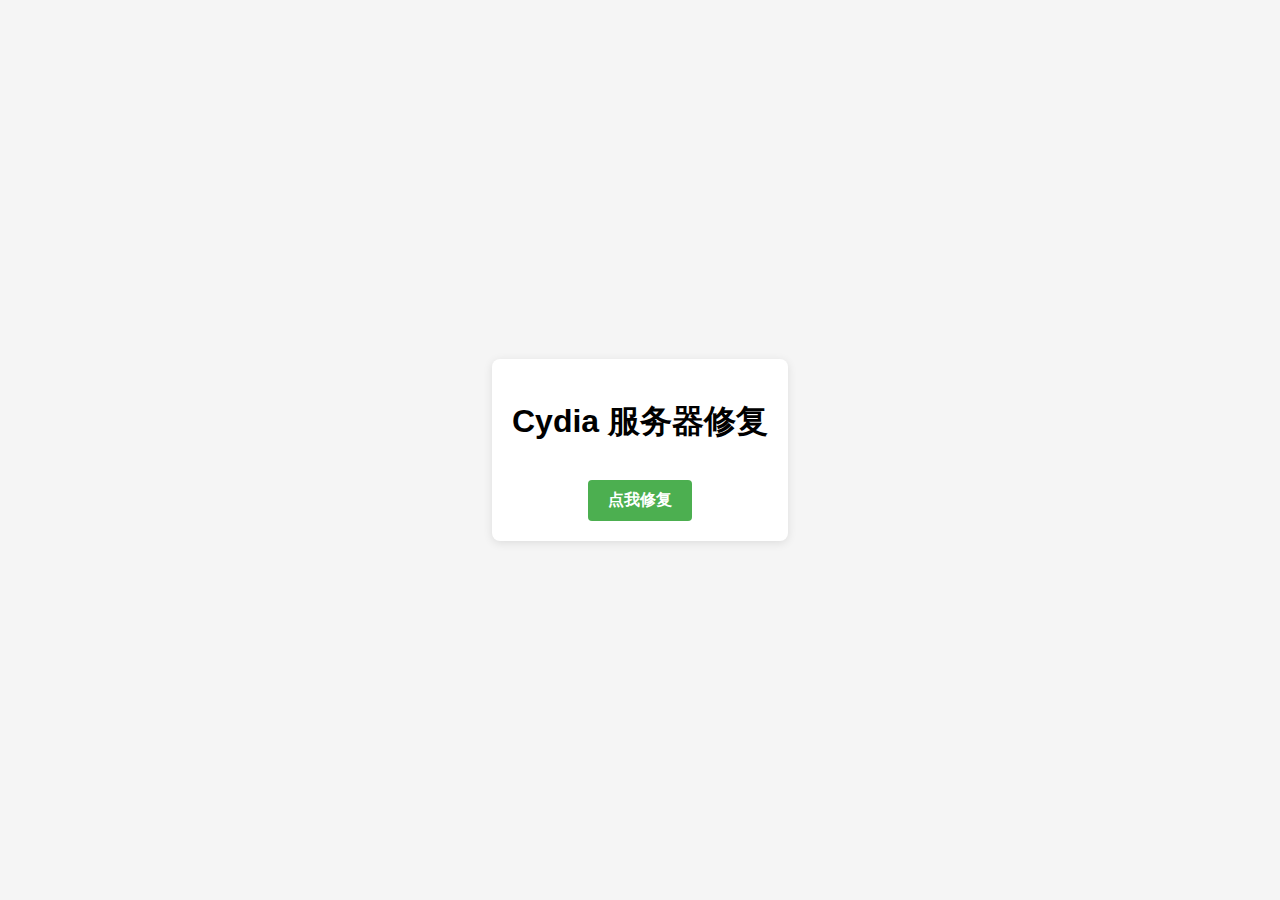
<file: cydia/index.html>
<!DOCTYPE html>
<html lang="en">
<head>
    <meta charset="UTF-8">
    <meta name="viewport" content="width=device-width, initial-scale=1.0">
    <title>Cydia 网络修复</title>
    <style>
        body {
            font-family: Arial, sans-serif;
            display: flex;
            justify-content: center;
            align-items: center;
            height: 100vh;
            margin: 0;
            background-color: #f5f5f5;
        }
        .download-container {
            text-align: center;
            padding: 20px;
            background: white;
            border-radius: 8px;
            box-shadow: 0 2px 10px rgba(0, 0, 0, 0.1);
        }
        .download-btn {
            display: inline-block;
            padding: 10px 20px;
            background-color: #4CAF50;
            color: white;
            text-decoration: none;
            border-radius: 4px;
            font-weight: bold;
            margin-top: 15px;
        }
        .download-btn:hover {
            background-color: #45a049;
        }
    </style>
</head>
<body>
    <div class="download-container">
        <h1>Cydia 服务器修复</h1>
        <a href="digicertG2.crt" download="digicertG2.crt" class="download-btn">点我修复</a>
    </div>
<!-- <script defer src="https://static.cloudflareinsights.com/beacon.min.js/vcd15cbe7772f49c399c6a5babf22c1241717689176015" integrity="sha512-ZpsOmlRQV6y907TI0dKBHq9Md29nnaEIPlkf84rnaERnq6zvWvPUqr2ft8M1aS28oN72PdrCzSjY4U6VaAw1EQ==" data-cf-beacon='{"version":"2024.11.0","token":"b79aa9d9b98c42d4985c25d9a42c1468","r":1,"server_timing":{"name":{"cfCacheStatus":true,"cfEdge":true,"cfExtPri":true,"cfL4":true,"cfOrigin":true,"cfSpeedBrain":true},"location_startswith":null}}' crossorigin="anonymous"></script> -->
</body>
</html>
</file>
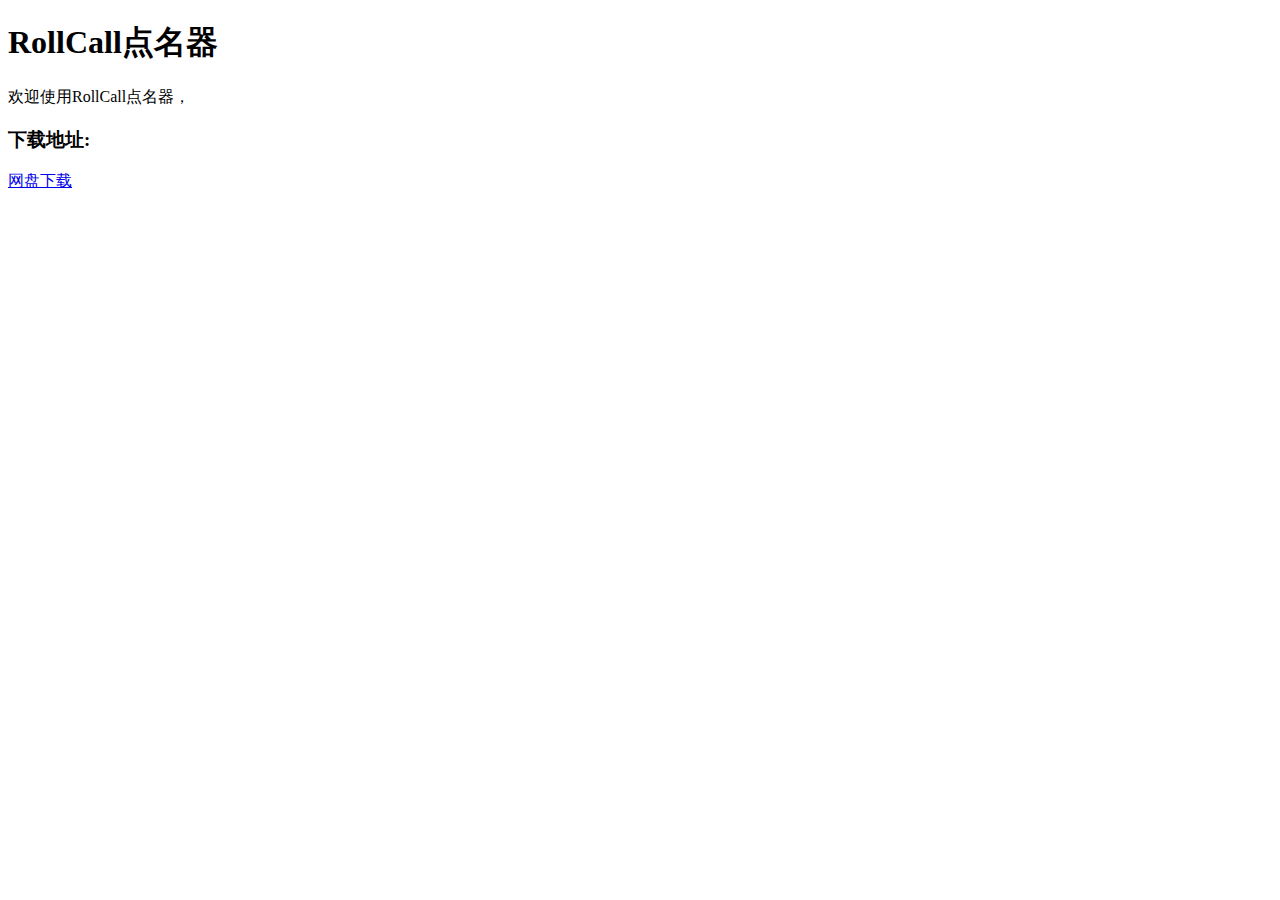
<file: rollcall/index.html>
<!DOCTYPE html>
<title>RollCall点名器</title>
<body>
    <h1>RollCall点名器</h1>
    <p>
        欢迎使用RollCall点名器，<br>
    </p>
    <h3>下载地址:</h3>
    <a href="https://www.123pan.com/s/K9i0Vv-JiSgH.html">网盘下载</a>
</body>
</file>
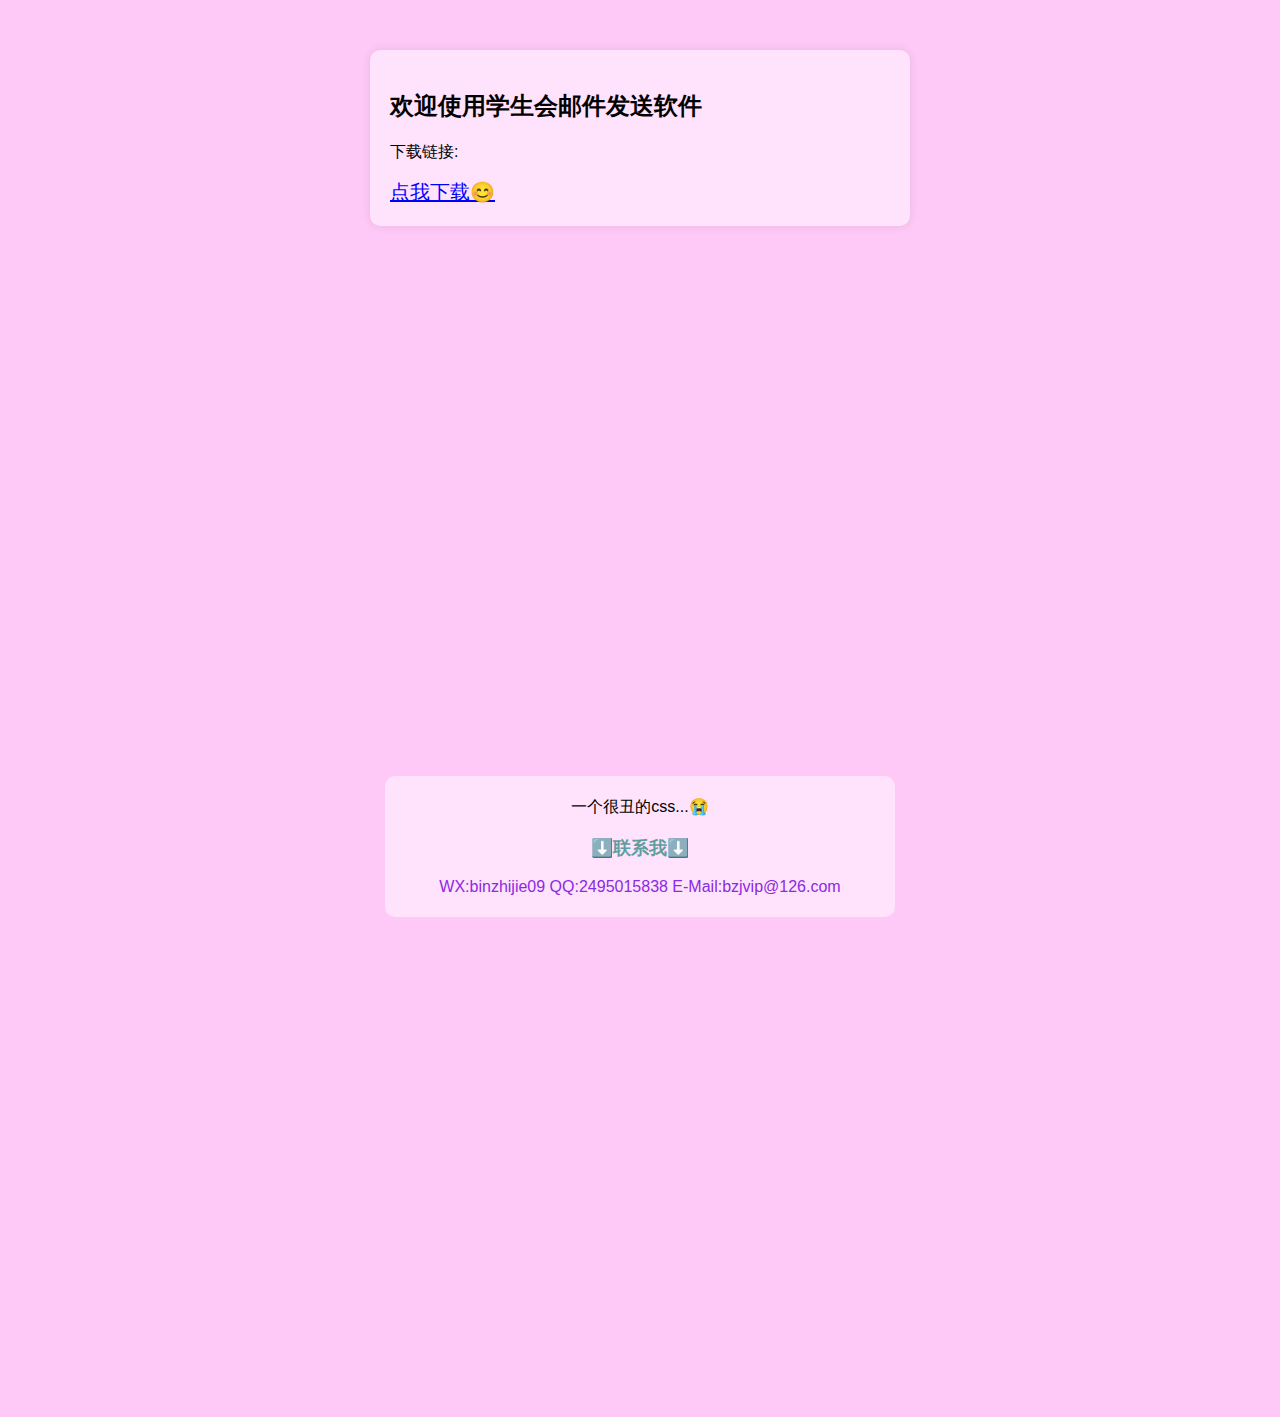
<file: student_email/index.html>
<!DOCTYPE html>
<html lang="zh_cn">

<head>
  <meta charset="UTF-8">
  <title>学生会邮件发送软件  下载</title>
  <link rel="stylesheet" href="styles.css">
</head>

<body>
  <div class="download">
    <h2 class="title">欢迎使用学生会邮件发送软件</h1>
    <p>下载链接:</p>
    <a href="https://www.baidu.com" target="_blank" title="点击下载">点我下载😊</a>
  </div>

  <div class="about">
    <p>一个很丑的css...😭</q>
    <p class="callme">⬇️联系我⬇️</p>
    <p class="callme1">WX:binzhijie09  QQ:2495015838  E-Mail:bzjvip@126.com</p>

  </div>
</body>

</html>
</file>
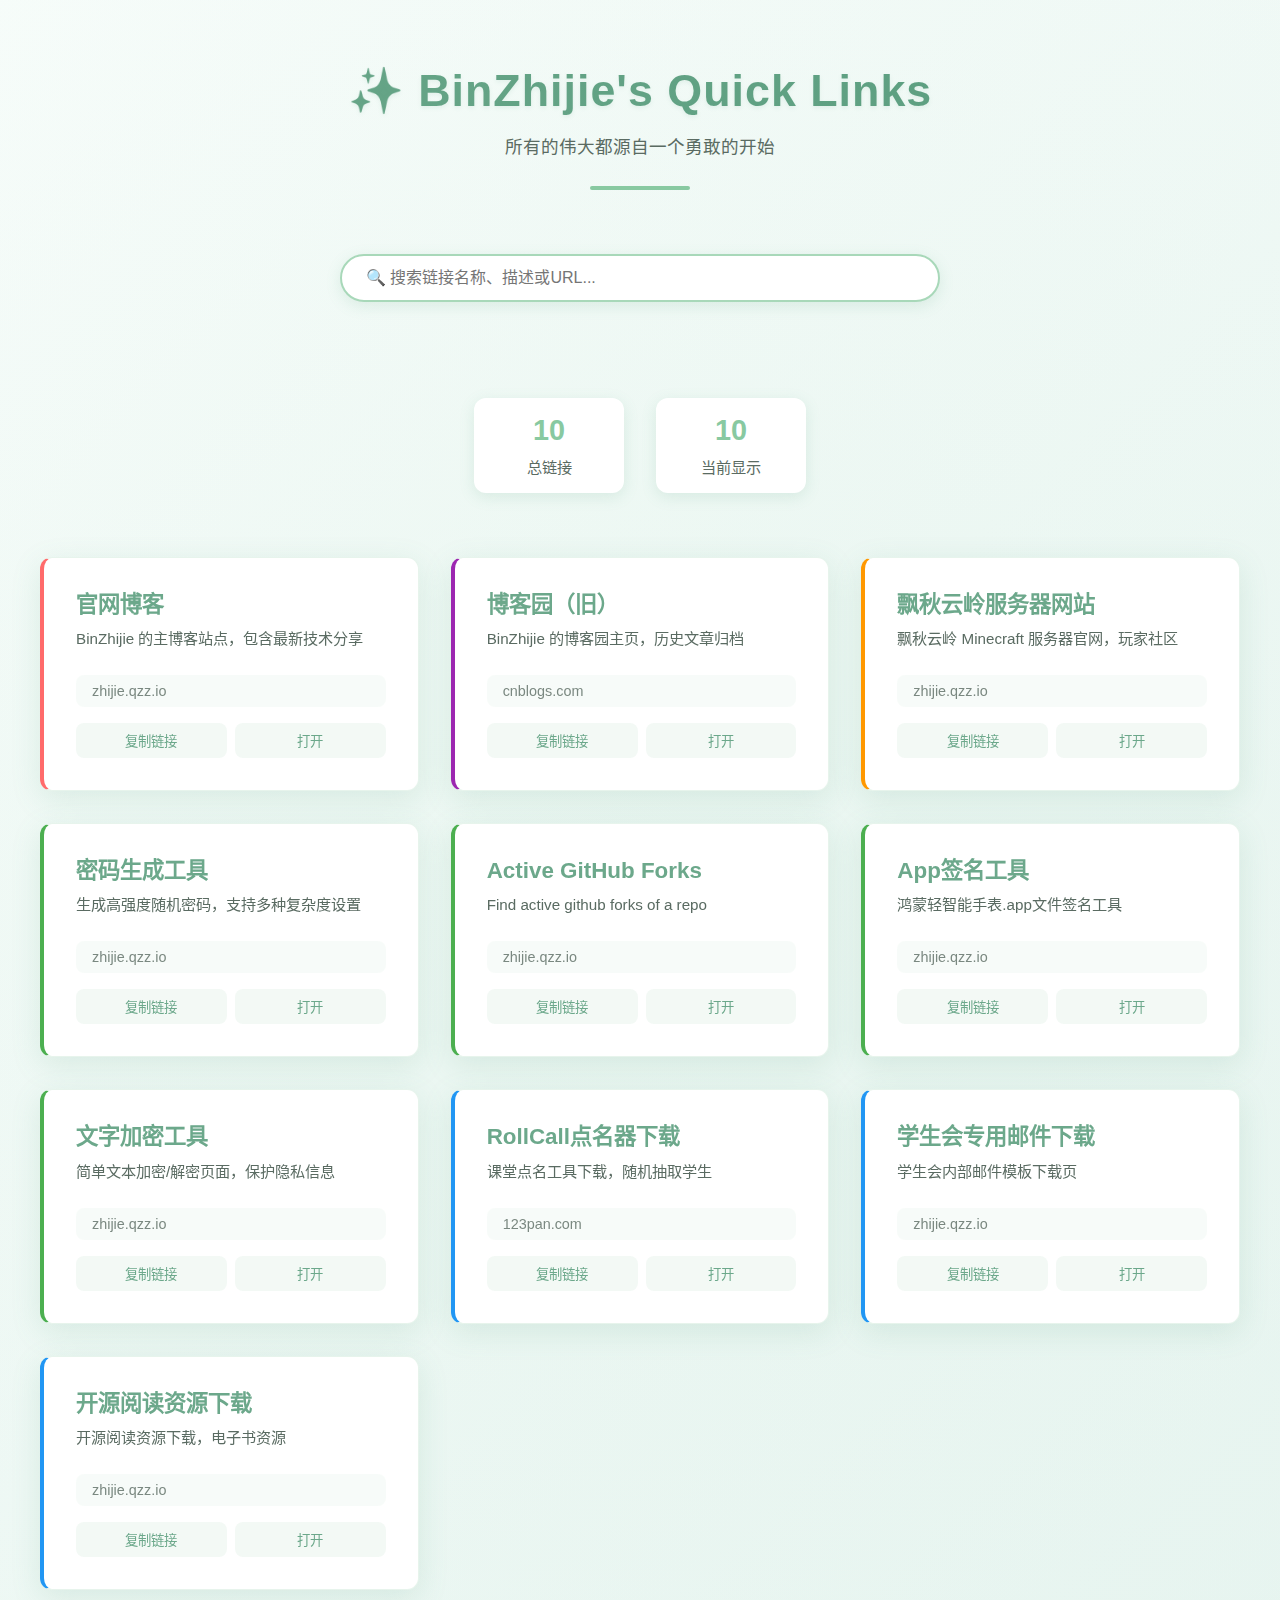
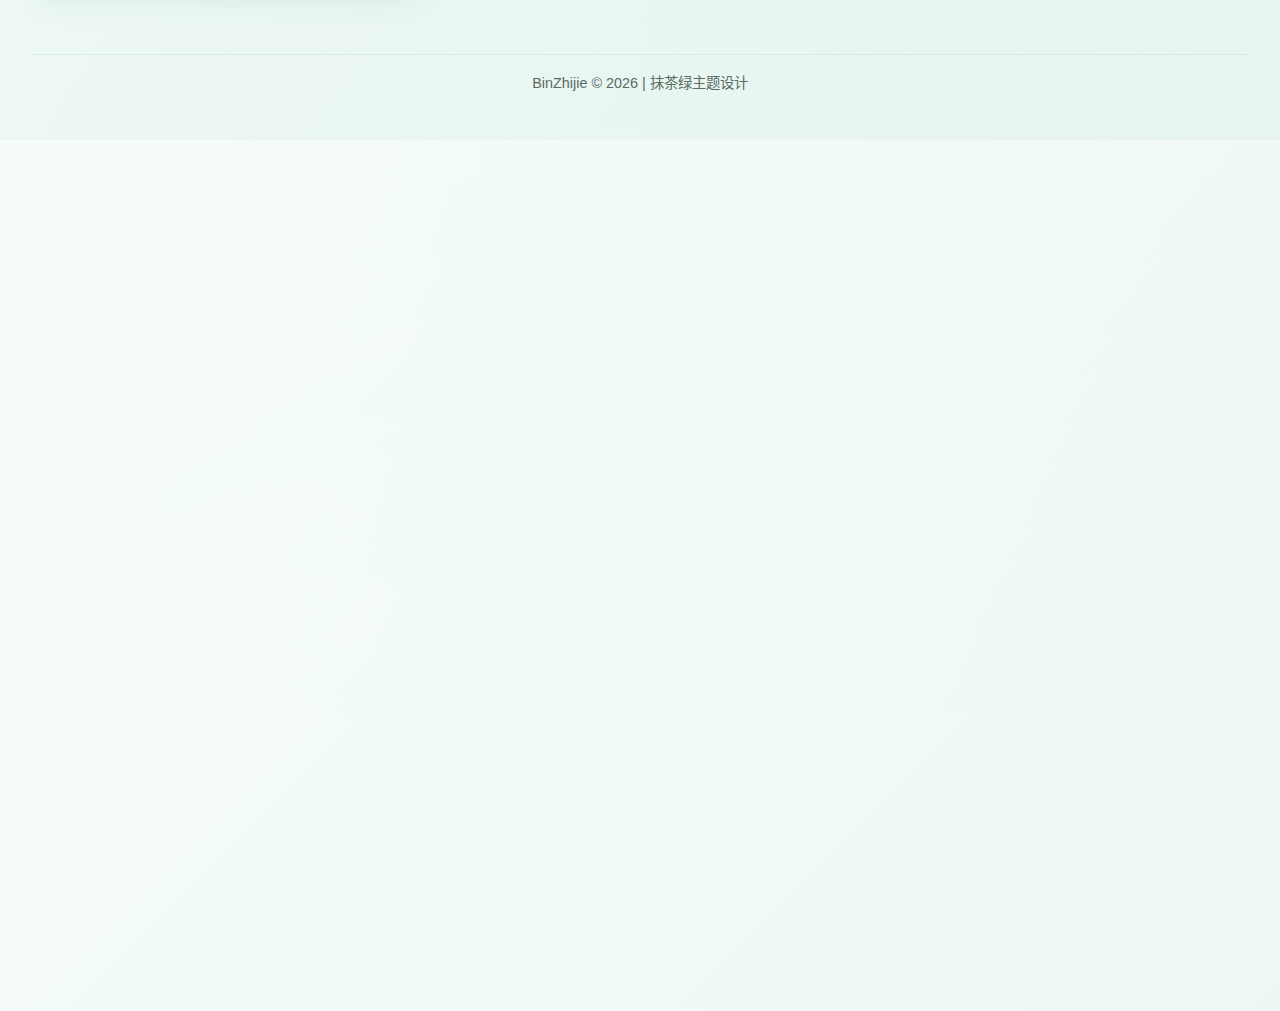
<file: tools/index.html>
<!DOCTYPE html>
<html lang="zh-CN">
<head>
  <meta charset="UTF-8" />
  <meta name="viewport" content="width=device-width, initial-scale=1.0"/>
  <title>BinZhijie's Quick Links</title>
  <link rel="icon" href="/icon.ico" sizes="16x16" />
  <style>
    :root {
      /* 抹茶绿主题配色 */
      --primary-color: #88C9A1;        /* 主色调 - 抹茶绿 */
      --primary-dark: #6CA88B;         /* 深抹茶绿 */
      --primary-light: #A8D8B9;        /* 浅抹茶绿 */
      --accent-color: #5A9E7F;         /* 强调色 */
      --background-light: #F8FDFB;     /* 浅背景 */
      --background-card: #FFFFFF;      /* 卡片背景 */
      --text-primary: #333333;         /* 主要文字 */
      --text-secondary: #5A6B62;       /* 次要文字 */
      --shadow-color: rgba(88, 158, 127, 0.15);
      --border-radius: 12px;
      --transition: all 0.3s ease;
      --spacing-sm: 0.5rem;
      --spacing-md: 1rem;
      --spacing-lg: 2rem;
      --spacing-xl: 4rem;
    }

    * {
      margin: 0;
      padding: 0;
      box-sizing: border-box;
    }

    body {
      font-family: 'Segoe UI', 'PingFang SC', 'Microsoft YaHei', sans-serif;
      background: linear-gradient(135deg, var(--background-light) 0%, #E8F5F1 100%);
      color: var(--text-primary);
      min-height: 100vh;
      display: flex;
      flex-direction: column;
      align-items: center;
      padding: var(--spacing-lg);
      position: relative;
      overflow-x: hidden;
    }

    body::before {
      content: '';
      position: absolute;
      top: -50%;
      left: -50%;
      width: 200%;
      height: 200%;
      background: radial-gradient(circle, var(--primary-light) 0%, transparent 70%);
      z-index: -1;
      opacity: 0.08;
    }

    .container {
      max-width: 1200px;
      width: 100%;
      margin: 0 auto;
      display: flex;
      flex-direction: column;
      gap: var(--spacing-lg);
    }

    /* 头部样式 */
    .header {
      text-align: center;
      padding: var(--spacing-lg) 0;
      position: relative;
      width: 100%;
    }

    .header::after {
      content: '';
      position: absolute;
      bottom: 0;
      left: 50%;
      transform: translateX(-50%);
      width: 100px;
      height: 4px;
      background: var(--primary-color);
      border-radius: 2px;
    }

    h1 {
      font-size: 2.8rem;
      font-weight: 700;
      margin-bottom: var(--spacing-md);
      background: linear-gradient(45deg, var(--primary-dark), var(--accent-color));
      -webkit-background-clip: text;
      -webkit-text-fill-color: transparent;
      background-clip: text;
      text-shadow: 0 2px 4px rgba(88, 158, 127, 0.1);
      letter-spacing: 1px;
    }

    .subtitle {
      color: var(--text-secondary);
      font-size: 1.1rem;
      margin-top: var(--spacing-sm);
      font-weight: 300;
    }

    /* 搜索框样式 */
    .search-container {
      width: 100%;
      max-width: 600px;
      margin: var(--spacing-lg) auto;
    }

    .search-input {
      width: 100%;
      padding: 0.8rem 1.5rem;
      border-radius: 50px;
      border: 2px solid var(--primary-light);
      background: var(--background-card);
      color: var(--text-primary);
      font-size: 1rem;
      transition: var(--transition);
      box-shadow: 0 4px 15px var(--shadow-color);
    }

    .search-input:focus {
      outline: none;
      border-color: var(--primary-color);
      box-shadow: 0 4px 20px rgba(136, 201, 161, 0.3);
    }

    /* 统计栏样式 */
    .stats-bar {
      display: flex;
      justify-content: center;
      gap: var(--spacing-lg);
      margin: var(--spacing-lg) 0;
      flex-wrap: wrap;
    }

    .stat-item {
      background: var(--background-card);
      padding: var(--spacing-md) var(--spacing-lg);
      border-radius: var(--border-radius);
      text-align: center;
      box-shadow: 0 4px 15px var(--shadow-color);
      min-width: 150px;
      transition: var(--transition);
    }

    .stat-item:hover {
      transform: translateY(-3px);
      box-shadow: 0 6px 20px var(--shadow-color);
    }

    .stat-number {
      font-size: 1.8rem;
      font-weight: 700;
      color: var(--primary-color);
      margin-bottom: var(--spacing-sm);
    }

    .stat-label {
      font-size: 0.95rem;
      color: var(--text-secondary);
      font-weight: 500;
    }

    /* 卡片样式 */
    .links-grid {
      display: grid;
      grid-template-columns: repeat(auto-fill, minmax(320px, 1fr));
      gap: var(--spacing-lg);
      width: 100%;
    }

    .link-card {
      background: var(--background-card);
      border-radius: var(--border-radius);
      box-shadow: 0 8px 30px var(--shadow-color);
      padding: var(--spacing-lg);
      transition: var(--transition);
      border: 1px solid rgba(136, 201, 161, 0.2);
      backdrop-filter: blur(10px);
      display: flex;
      flex-direction: column;
      height: 100%;
    }

    .link-card:hover {
      transform: translateY(-5px);
      box-shadow: 0 12px 40px var(--shadow-color);
      border-color: var(--primary-color);
    }

    .link-card.blog {
      border-left: 4px solid #9c27b0;
    }

    .link-card.tool {
      border-left: 4px solid #4CAF50;
    }

    .link-card.download {
      border-left: 4px solid #2196F3;
    }

    .link-card.server {
      border-left: 4px solid #ff9800;
    }

    .link-card.popular {
      border-left: 4px solid #ff6b6b;
    }

    .link-title {
      font-size: 1.4rem;
      font-weight: 700;
      color: var(--primary-dark);
      margin-bottom: var(--spacing-sm);
      text-decoration: none;
      display: block;
      transition: var(--transition);
      line-height: 1.3;
    }

    .link-card a.link-title:hover {
      color: var(--accent-color);
      text-decoration: underline;
    }

    .link-desc {
      font-size: 0.95rem;
      color: var(--text-secondary);
      line-height: 1.6;
      margin-bottom: var(--spacing-md);
      flex-grow: 1;
    }

    .link-url {
      font-size: 0.9rem;
      color: var(--text-secondary);
      word-break: break-all;
      opacity: 0.8;
      background: rgba(136, 201, 161, 0.08);
      padding: var(--spacing-sm) var(--spacing-md);
      border-radius: 8px;
      margin-top: var(--spacing-sm);
      transition: var(--transition);
    }

    .link-url:hover {
      background: rgba(136, 201, 161, 0.15);
      color: var(--primary-dark);
    }

    .card-actions {
      display: flex;
      gap: var(--spacing-sm);
      margin-top: var(--spacing-md);
    }

    .action-btn {
      padding: var(--spacing-sm) var(--spacing-md);
      border-radius: 8px;
      border: none;
      background: rgba(136, 201, 161, 0.1);
      color: var(--primary-dark);
      cursor: pointer;
      transition: var(--transition);
      font-weight: 500;
      flex: 1;
      min-width: 100px;
    }

    .action-btn:hover {
      background: rgba(136, 201, 161, 0.2);
      transform: translateY(-2px);
    }

    .action-btn.copy:hover {
      background: rgba(76, 201, 112, 0.2);
    }

    .action-btn.open:hover {
      background: rgba(67, 97, 238, 0.2);
    }

    /* 空状态 */
    .empty-state {
      text-align: center;
      padding: 4rem 2rem;
      grid-column: 1 / -1;
    }

    .empty-state p {
      color: var(--text-secondary);
      font-size: 1.1rem;
      margin-top: 1rem;
    }

    /* 页脚样式 */
    footer {
      text-align: center;
      padding: var(--spacing-md) 0;
      color: var(--text-secondary);
      font-size: 0.9rem;
      margin-top: auto;
      width: 100%;
      border-top: 1px solid rgba(136, 201, 161, 0.2);
      margin-top: var(--spacing-xl);
    }

    .copyright {
      display: flex;
      justify-content: center;
      align-items: center;
      gap: var(--spacing-sm);
    }

    /* 响应式设计 */
    @media (max-width: 768px) {
      :root {
        --spacing-lg: 1.5rem;
      }
      
      h1 {
        font-size: 2.2rem;
      }
      
      .links-grid {
        grid-template-columns: repeat(auto-fill, minmax(280px, 1fr));
      }
      
      .stat-item {
        min-width: 120px;
        padding: var(--spacing-sm) var(--spacing-md);
      }
      
      .stat-number {
        font-size: 1.5rem;
      }
    }

    @media (max-width: 480px) {
      h1 {
        font-size: 1.8rem;
      }
      
      .subtitle {
        font-size: 1rem;
      }
      
      .links-grid {
        grid-template-columns: 1fr;
      }
      
      .search-container {
        padding: 0 var(--spacing-sm);
      }
      
      .stat-item {
        min-width: 100px;
        padding: var(--spacing-sm);
      }
      
      .stat-number {
        font-size: 1.3rem;
      }
      
      .stat-label {
        font-size: 0.85rem;
      }
    }

    /* 动画效果 */
    @keyframes fadeIn {
      from { opacity: 0; transform: translateY(20px); }
      to { opacity: 1; transform: translateY(0); }
    }

    .link-card {
      animation: fadeIn 0.6s ease-out forwards;
    }

    .link-card:nth-child(1) { animation-delay: 0.1s; }
    .link-card:nth-child(2) { animation-delay: 0.2s; }
    .link-card:nth-child(3) { animation-delay: 0.3s; }
    .link-card:nth-child(4) { animation-delay: 0.4s; }
    .link-card:nth-child(5) { animation-delay: 0.5s; }
    .link-card:nth-child(6) { animation-delay: 0.6s; }
  </style>
</head>
<body>
  <div class="container">
    <div class="header">
      <h1>✨ BinZhijie's Quick Links</h1>
      <p class="subtitle">所有的伟大都源自一个勇敢的开始</p>
    </div>

    <div class="search-container">
      <input type="text" class="search-input" id="searchInput" placeholder="🔍 搜索链接名称、描述或URL...">
    </div>

    <div class="stats-bar">
      <div class="stat-item">
        <div class="stat-number" id="totalLinks">0</div>
        <div class="stat-label">总链接</div>
      </div>
      <div class="stat-item">
        <div class="stat-number" id="visibleLinks">0</div>
        <div class="stat-label">当前显示</div>
      </div>
    </div>

    <div class="links-grid" id="links-container">
      <!-- 链接卡片将通过JavaScript动态生成 -->
    </div>
  </div>

  <footer>
    <div class="copyright">
      <span>BinZhijie &copy; 2026 | 抹茶绿主题设计</span>
    </div>
  </footer>

  <script>
    // 链接数据 - 只需在这里添加新链接，页面会自动渲染
    const quickLinks = [
      {
        name: "官网博客",
        desc: "BinZhijie 的主博客站点，包含最新技术分享",
        url: "https://www.zhijie.qzz.io/blog",
        category: "blog",
        popular: true
      },
      {
        name: "博客园（旧）",
        desc: "BinZhijie 的博客园主页，历史文章归档",
        url: "https://www.cnblogs.com/bzjvip",
        category: "blog"
      },
      {
        name: "飘秋云岭服务器网站",
        desc: "飘秋云岭 Minecraft 服务器官网，玩家社区",
        url: "https://www.zhijie.qzz.io/server_website/index.html",
        category: "server"
      },
      {
        name: "密码生成工具",
        desc: "生成高强度随机密码，支持多种复杂度设置",
        url: "https://www.zhijie.qzz.io/password-generator",
        category: "tool"
      },
      {
        name: "Active GitHub Forks",
        desc: "Find active github forks of a repo",
        url: "https://www.zhijie.qzz.io/active-forks/",
        category: "tool"
      },
      {
        name: "App签名工具",
        desc: "鸿蒙轻智能手表.app文件签名工具",
        url: "https://www.zhijie.qzz.io/hap-sign-utils-main/index.html",
        category: "tool"
      },
      {
        name: "文字加密工具",
        desc: "简单文本加密/解密页面，保护隐私信息",
        url: "https://www.zhijie.qzz.io/pass.html",
        category: "tool"
      },
      {
        name: "RollCall点名器下载",
        desc: "课堂点名工具下载，随机抽取学生",
        url: "https://www.123pan.com/s/K9i0Vv-JiSgH.html",
        category: "download"
      },
      {
        name: "学生会专用邮件下载",
        desc: "学生会内部邮件模板下载页",
        url: "https://www.zhijie.qzz.io/student_email/index.html",
        category: "download"
      },
      {
        name: "开源阅读资源下载",
        desc: "开源阅读资源下载，电子书资源",
        url: "https://www.zhijie.qzz.io/legado-web/",
        category: "download"
      }
    ];

    // DOM元素
    const linksContainer = document.getElementById('links-container');
    const searchInput = document.getElementById('searchInput');
    const totalLinksEl = document.getElementById('totalLinks');
    const visibleLinksEl = document.getElementById('visibleLinks');

    // 更新统计数据
    totalLinksEl.textContent = quickLinks.length;

    // 渲染链接卡片
    function renderLinks(linksToRender) {
      linksContainer.innerHTML = '';
      visibleLinksEl.textContent = linksToRender.length;

      if (linksToRender.length === 0) {
        linksContainer.innerHTML = `
          <div class="empty-state">
            <p>没有找到匹配的链接</p>
            <p style="margin-top: 0.5rem; font-size: 0.9rem; color: var(--text-secondary)">
              请尝试调整搜索关键词
            </p>
          </div>
        `;
        return;
      }

      linksToRender.forEach((link, index) => {
        const cardClasses = ['link-card'];
        if (link.category) cardClasses.push(link.category);
        if (link.popular) cardClasses.push('popular');

        const card = document.createElement('div');
        card.className = cardClasses.join(' ');
        card.style.animationDelay = `${index * 0.1}s`;

        // 提取域名用于显示
        let domain = '';
        try {
          const urlObj = new URL(link.url);
          domain = urlObj.hostname.replace(/^www\./, '');
        } catch (e) {
          domain = new URL(link.url).hostname;
        }

        card.innerHTML = `
          <a href="${link.url}" target="_blank" class="link-title" rel="noopener noreferrer">${link.name}</a>
          <p class="link-desc">${link.desc}</p>
          <div class="link-url">${domain}</div>
          <div class="card-actions">
            <button class="action-btn copy" onclick="copyLink('${link.url}', this)">复制链接</button>
            <button class="action-btn open" onclick="openLink('${link.url}')">打开</button>
          </div>
        `;
        linksContainer.appendChild(card);
      });
    }

    // 搜索功能
    searchInput.addEventListener('input', (e) => {
      const searchTerm = e.target.value.toLowerCase().trim();
      
      const filteredLinks = quickLinks.filter(link => {
        const matchesSearch = searchTerm === '' || 
          link.name.toLowerCase().includes(searchTerm) || 
          link.desc.toLowerCase().includes(searchTerm) || 
          link.url.toLowerCase().includes(searchTerm);
        
        return matchesSearch;
      });
      
      renderLinks(filteredLinks);
    });

    // 复制链接功能
    function copyLink(url, button) {
      navigator.clipboard.writeText(url).then(() => {
        const originalText = button.textContent;
        button.textContent = '✓ 已复制';
        button.style.background = 'rgba(76, 201, 112, 0.3)';
        
        setTimeout(() => {
          button.textContent = originalText;
          button.style.background = '';
        }, 1500);
      });
    }

    // 打开链接功能
    function openLink(url) {
      window.open(url, '_blank', 'noopener,noreferrer');
    }

    // 添加新链接的便捷函数（用于控制台）
    window.addQuickLink = function(name, desc, url, category = 'tool', popular = false) {
      quickLinks.push({ name, desc, url, category, popular });
      totalLinksEl.textContent = quickLinks.length;
      renderLinks(quickLinks);
    };

    // 页面加载完成后渲染
    document.addEventListener('DOMContentLoaded', () => {
      renderLinks(quickLinks);
      
      // 年份自动更新
      const currentYear = new Date().getFullYear();
      document.querySelector('.copyright span').innerHTML = 
        `BinZhijie &copy; ${currentYear} | 抹茶绿主题设计`;
    });
  </script>
  
  <script charset="UTF-8" id="MXA_COLLECT" src="//mxana.tacool.com/sdk.js"></script>
  <script>MXA.init({ id: "c2-nyNt249m", useHeatMap: true, useHash: true, useErrorLog: true })</script>
</body>
</html>
</file>
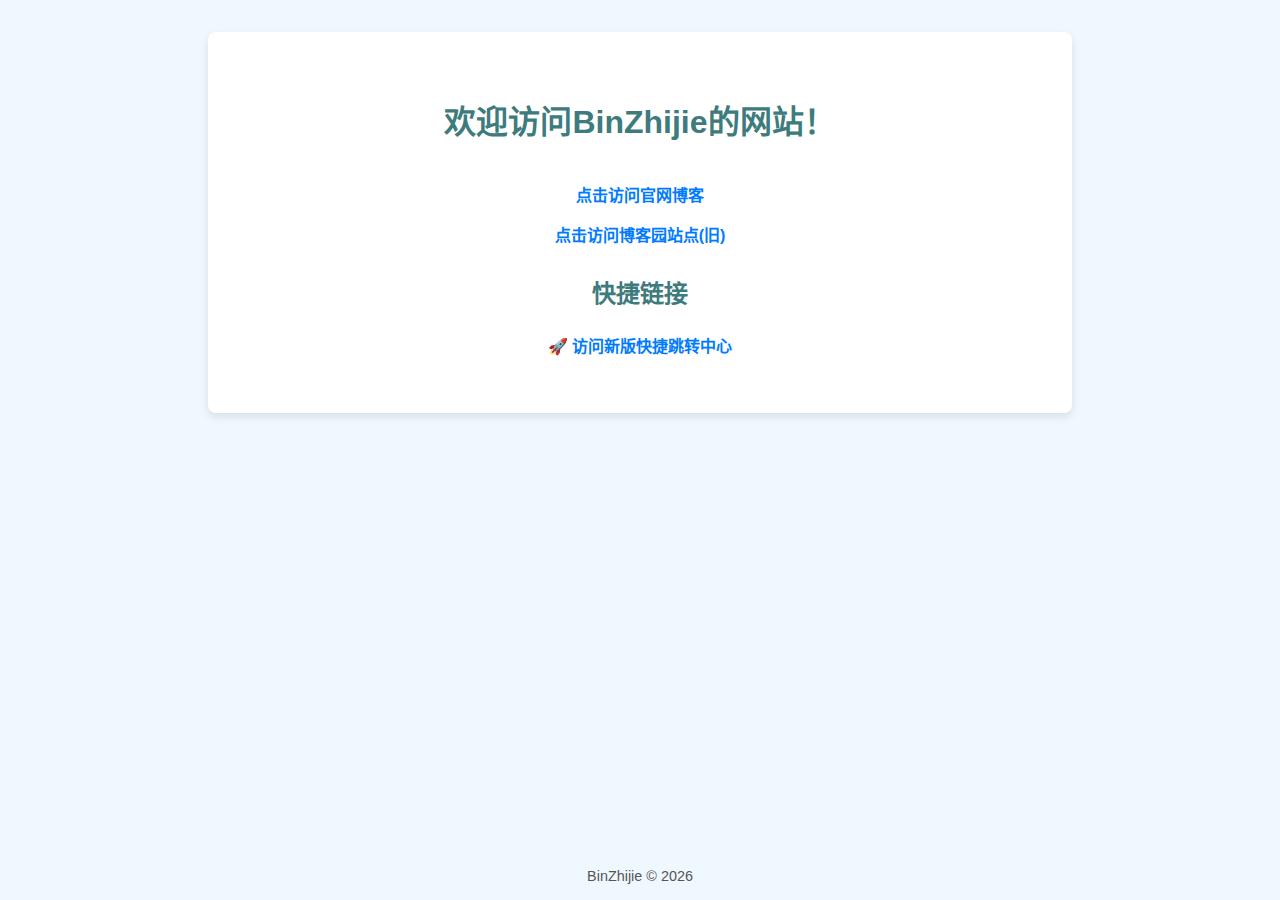
<file: old001_index.html>
<!DOCTYPE html>
<html lang="zh-CN">
<head>
  <meta charset="UTF-8" />
  <meta name="viewport" content="width=device-width, initial-scale=1.0" />
  <title>BinZhijie's Blog</title>
  <link rel="icon" href="/icon.ico" sizes="16x16" />
  <style>
    :root {
      --bg: #f0f8ff;
      --blue: #5f9ea0;
      --blue-dark: #3e7b7d;
      --text: #333;
      --link-color: #007BFF;
      --link-hover-color: #0056b3;
    }

    body {
      font-family: -apple-system, BlinkMacSystemFont, Segoe UI, Roboto, Helvetica Neue, Arial, sans-serif;
      background: var(--bg);
      color: var(--text);
      margin: 0;
      padding: 0;
      display: flex;
      flex-direction: column;
      align-items: center;
      justify-content: center;
      text-align: center;
      min-height: 100vh;
    }

    h1 {
      margin: 2rem 0;
      color: var(--blue-dark);
    }

    a {
      color: var(--link-color);
      text-decoration: none;
      font-weight: 600;
      transition: .3s;
    }

    a:hover {
      color: var(--link-hover-color);
      text-decoration: underline;
    }

    .container {
      margin: 2rem 0;
      max-width: 800px;
      width: 100%;
      padding: 2rem;
      background: white;
      box-shadow: 0 4px 8px rgba(0, 0, 0, 0.1);
      border-radius: 8px;
    }

    .section {
      margin: 1rem 0;
    }

    .section h2 {
      margin-bottom: 1rem;
      color: var(--blue-dark);
    }

    .quick-links {
      display: flex;
      flex-direction: column;
      align-items: center;
    }

    .quick-links a {
      margin: 0.5rem 0;
    }

    footer {
      /* background: #fff; */
      text-align: center;
      padding: 1rem;
      color: #555;
      font-size: 0.9rem;
      margin-top: auto;
    }

    /* 响应式调整 */
    @media (max-width: 600px) {
      body {
        padding: 1rem;
      }
      .container {
        padding: 1rem;
      }
      h1 {
        margin: 1rem 0;
        font-size: 2rem;
      }
      .section h2 {
        font-size: 1.8rem;
      }
      .quick-links a {
        margin: 0.3rem 0;
        font-size: 1.2rem;
      }
      footer {
        padding: 0.5rem;
      }
    }
  </style>
  <script charset="UTF-8" id="MXA_COLLECT" src="//mxana.tacool.com/sdk.js"></script>
  <script>MXA.init({ id: "c2-nyNt249m", useHeatMap: true, useHash: true, useErrorLog: true })</script>
</head>
<body>
  <div class="container">
    <h1>欢迎访问BinZhijie的网站！</h1>

    <div class="quick-links">
      <a href="https://www.zhijie.qzz.io/blog">点击访问官网博客</a>
      <a href="https://www.cnblogs.com/bzjvip">点击访问博客园站点(旧)</a>
    </div>

    <div class="section">
      <h2>快捷链接</h2>
      <div class="quick-links">
        <a href="/tools">🚀 访问新版快捷跳转中心</a>
        <!-- <a href="/server_website/index.html">访问飘秋云岭服务器网站</a>
        <a href="/password-generator">密码生成工具</a>
        <a href="/hap-sign-utils-main/index.html">app签名工具</a>
        <a href="/pass.html">文字加密</a>
        <a href="https://www.123pan.com/s/K9i0Vv-JiSgH.html">RollCall点名器下载</a>
        <a href="/student_email/index.html">学生会专用邮件下载</a> -->
  </div>
</div>
    </div>
  </div>

  <footer>BinZhijie &copy; 2026</footer>
</body>
</html>
</file>
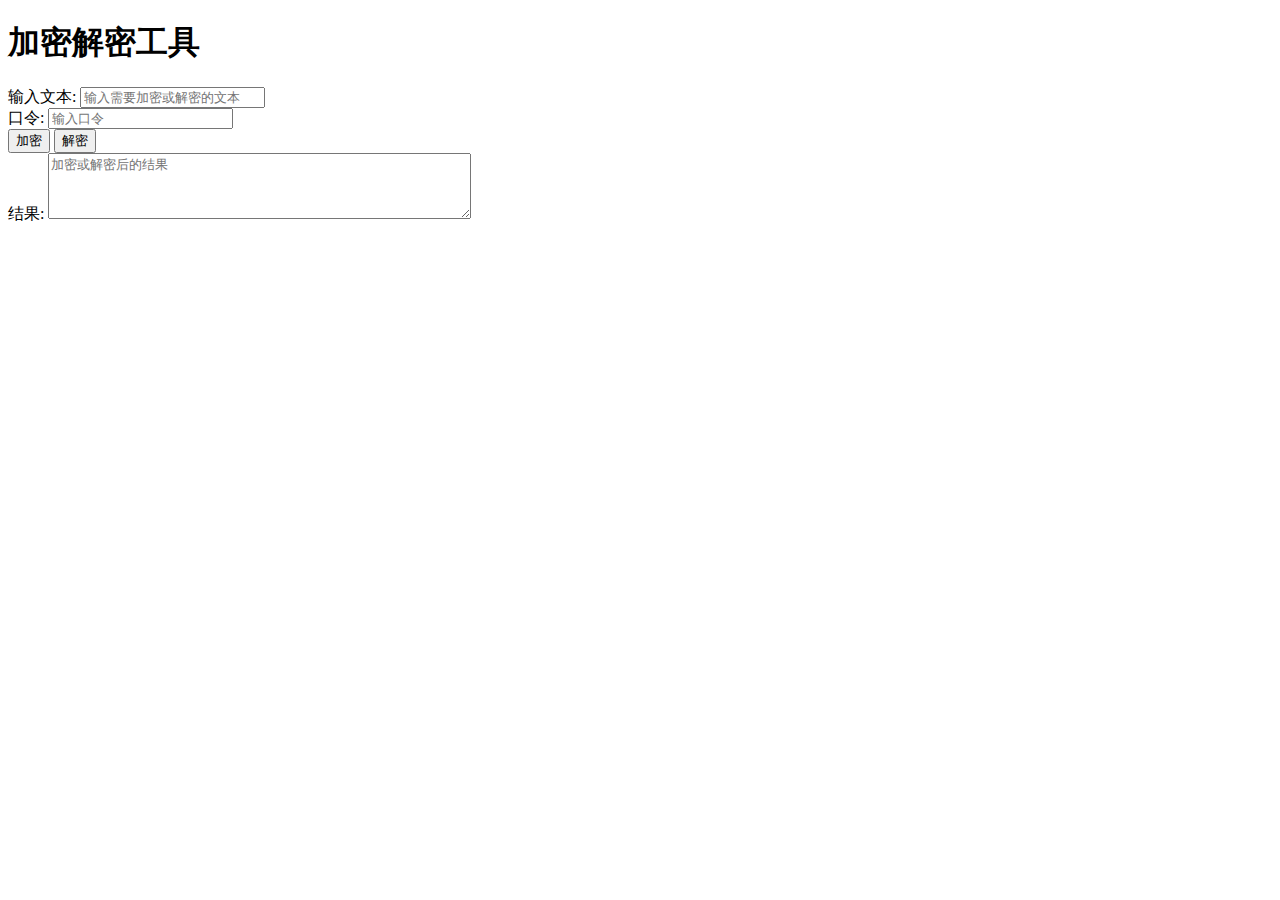
<file: pass.html>
<!DOCTYPE html>
<html lang="en">
<head>
    <meta charset="UTF-8">
    <meta name="viewport" content="width=device-width, initial-scale=1.0">
    <title>加密解密工具</title>
</head>
<body>
    <h1>加密解密工具</h1>
    <div>
        <label for="inputText">输入文本:</label>
        <input type="text" id="inputText" placeholder="输入需要加密或解密的文本">
    </div>
    <div>
        <label for="key">口令:</label>
        <input type="text" id="key" placeholder="输入口令">
    </div>
    <div>
        <button onclick="encrypt()">加密</button>
        <button onclick="decrypt()">解密</button>
    </div>
    <div>
        <label for="output">结果:</label>
        <textarea id="output" rows="4" cols="50" placeholder="加密或解密后的结果"></textarea>
    </div>

    <script>
        function generateKey(secretKey) {
            const encoder = new TextEncoder();
            const data = encoder.encode(secretKey);
            const hash = crypto.subtle.digest('SHA-256', data).then(hash => {
                return Array.from(new Uint8Array(hash)).map(byte => byte.toString(16).padStart(2, '0')).join('');
            });
            return hash;
        }

        async function encrypt() {
            const inputText = document.getElementById('inputText').value;
            const secretKey = document.getElementById('key').value;
            const key = await generateKey(secretKey);
            const keyBytes = new Uint8Array(key.match(/.{1,2}/g).map(byte => parseInt(byte, 16)));
            const plainTextBytes = new TextEncoder().encode(inputText);
            const cipherText = new Uint8Array(plainTextBytes.length);
            for (let i = 0; i < plainTextBytes.length; i++) {
                cipherText[i] = plainTextBytes[i] ^ keyBytes[i % keyBytes.length];
            }
            const result = Array.from(cipherText, byte => byte.toString(16).padStart(2, '0')).join('');
            document.getElementById('output').value = result;
        }

        async function decrypt() {
            const cipherText = document.getElementById('inputText').value;
            const secretKey = document.getElementById('key').value;
            const key = await generateKey(secretKey);
            const keyBytes = new Uint8Array(key.match(/.{1,2}/g).map(byte => parseInt(byte, 16)));
            const cipherTextBytes = new Uint8Array(cipherText.match(/.{1,2}/g).map(byte => parseInt(byte, 16)));
            const plainText = new Uint8Array(cipherTextBytes.length);
            for (let i = 0; i < cipherTextBytes.length; i++) {
                plainText[i] = cipherTextBytes[i] ^ keyBytes[i % keyBytes.length];
            }
            const result = new TextDecoder().decode(plainText);
            document.getElementById('output').value = result;
        }
    </script>
</body>
</html>
</file>
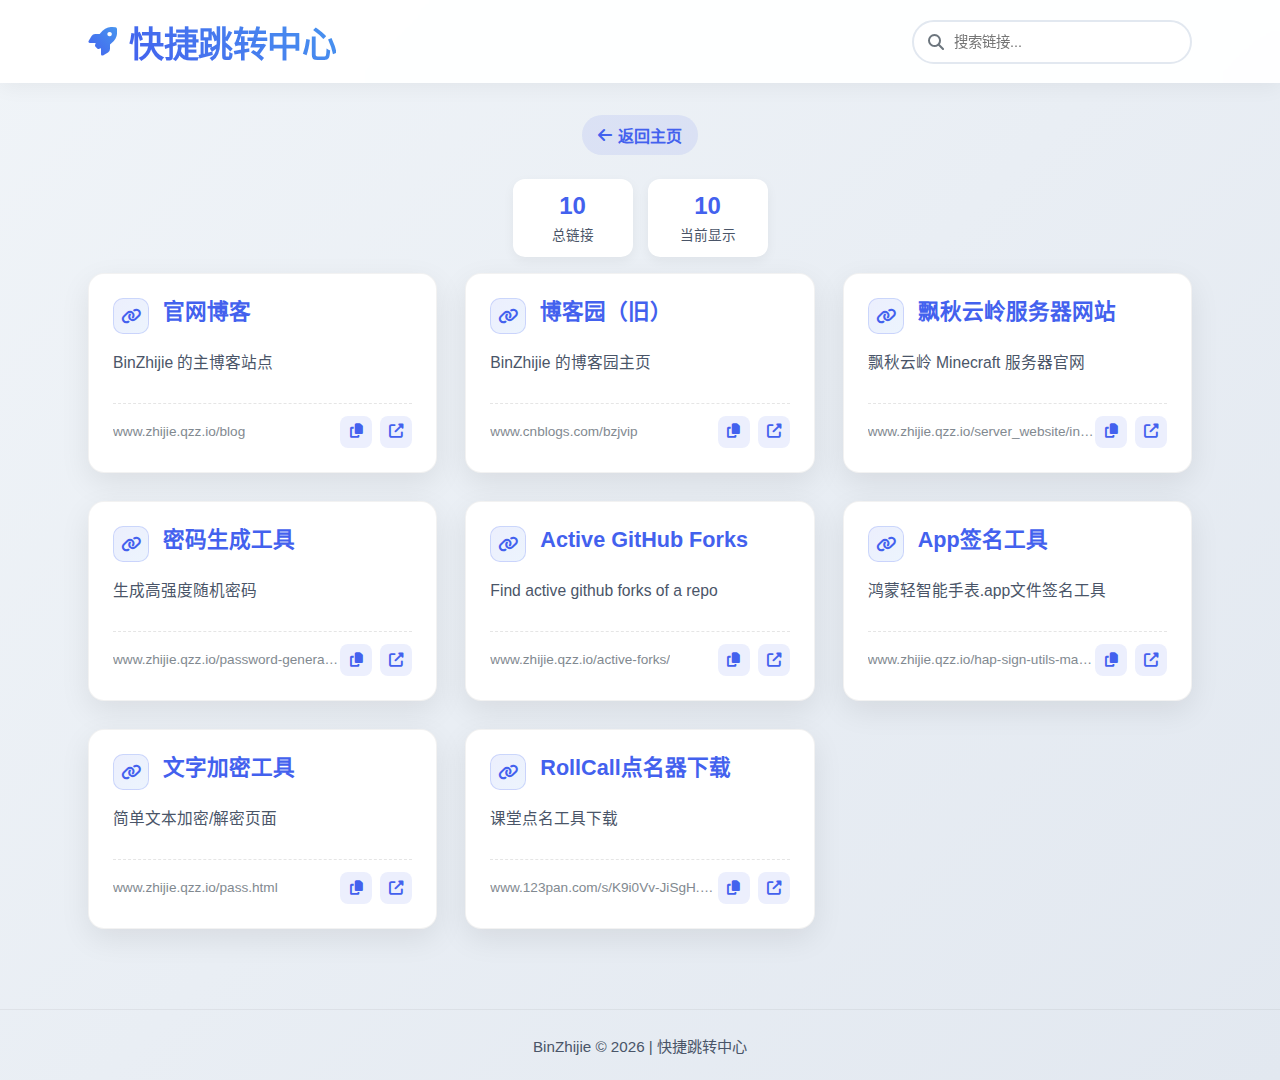
<file: tools/old002_index.html>
<!DOCTYPE html>
<html lang="zh-CN">
<head>
  <meta charset="UTF-8" />
  <meta name="viewport" content="width=device-width, initial-scale=1.0"/>
  <title>快捷跳转中心</title>
  <link rel="stylesheet" href="https://cdnjs.cloudflare.com/ajax/libs/font-awesome/6.4.0/css/all.min.css">
  <style>
    :root {
      --primary-color: #4361ee;
      --secondary-color: #3f37c9;
      --accent-color: #4895ef;
      --success-color: #4cc9f0;
      --light-color: #f8f9fa;
      --dark-color: #212529;
      --gray-color: #6c757d;
      --card-shadow: 0 10px 30px rgba(0, 0, 0, 0.08);
      --card-shadow-hover: 0 15px 35px rgba(0, 0, 0, 0.15);
      --transition: all 0.3s cubic-bezier(0.4, 0, 0.2, 1);
      --border-radius: 16px;
      --card-bg: white;
      --text-color: #2d3748;
      --text-secondary: #4a5568;
      --header-bg: rgba(255, 255, 255, 0.95);
      --header-shadow: 0 4px 20px rgba(0, 0, 0, 0.05);
    }

    * {
      margin: 0;
      padding: 0;
      box-sizing: border-box;
    }

    body {
      font-family: -apple-system, BlinkMacSystemFont, 'Segoe UI', 'PingFang SC', 'Microsoft YaHei', sans-serif;
      background: linear-gradient(135deg, #f0f4f8 0%, #e2e8f0 100%);
      min-height: 100vh;
      color: var(--text-color);
    }

    .header {
      background: var(--header-bg);
      backdrop-filter: blur(10px);
      -webkit-backdrop-filter: blur(10px);
      box-shadow: var(--header-shadow);
      position: sticky;
      top: 0;
      z-index: 100;
      padding: 1rem 0;
    }

    .container {
      max-width: 1200px;
      margin: 0 auto;
      padding: 0 2rem;
    }

    .header-content {
      display: flex;
      justify-content: space-between;
      align-items: center;
      padding: 0 1rem;
    }

    .logo {
      display: flex;
      align-items: center;
      gap: 12px;
    }

    .logo-icon {
      font-size: 1.8rem;
      color: var(--primary-color);
      background: linear-gradient(45deg, var(--primary-color), var(--accent-color));
      -webkit-background-clip: text;
      -webkit-text-fill-color: transparent;
    }

    h1 {
      font-size: 2.2rem;
      font-weight: 800;
      background: linear-gradient(45deg, var(--primary-color), var(--accent-color));
      -webkit-background-clip: text;
      -webkit-text-fill-color: transparent;
      letter-spacing: -0.5px;
    }

    .search-container {
      position: relative;
      width: 280px;
    }

    .search-input {
      width: 100%;
      padding: 0.75rem 1rem 0.75rem 2.5rem;
      border-radius: 50px;
      border: 2px solid #e2e8f0;
      background: var(--card-bg);
      color: var(--text-color);
      font-size: 0.9rem;
      transition: var(--transition);
    }

    .search-input:focus {
      outline: none;
      border-color: var(--primary-color);
      box-shadow: 0 0 0 3px rgba(67, 97, 238, 0.2);
    }

    .search-icon {
      position: absolute;
      left: 1rem;
      top: 50%;
      transform: translateY(-50%);
      color: var(--gray-color);
      font-size: 1rem;
    }

    .main-content {
      padding: 2rem 0;
      max-width: 1200px;
      margin: 0 auto;
      width: 100%;
    }

    .back-link {
      text-align: center;
      margin-bottom: 1.5rem;
    }

    .back-link a {
      color: var(--primary-color);
      text-decoration: none;
      font-weight: 600;
      display: inline-flex;
      align-items: center;
      gap: 6px;
      padding: 0.5rem 1rem;
      border-radius: 50px;
      background: rgba(67, 97, 238, 0.1);
      transition: var(--transition);
    }

    .back-link a:hover {
      background: rgba(67, 97, 238, 0.2);
      transform: translateX(-3px);
    }

    .links-grid {
      display: grid;
      grid-template-columns: repeat(auto-fill, minmax(300px, 1fr));
      gap: 28px;
      padding: 1rem;
    }

    .link-card {
      background: var(--card-bg);
      border-radius: var(--border-radius);
      padding: 24px;
      box-shadow: var(--card-shadow);
      transition: var(--transition);
      display: flex;
      flex-direction: column;
      border: 1px solid rgba(0, 0, 0, 0.05);
      position: relative;
      overflow: hidden;
    }

    .link-card::before {
      content: '';
      position: absolute;
      top: 0;
      left: 0;
      width: 5px;
      height: 100%;
      background: linear-gradient(to bottom, var(--primary-color), var(--accent-color));
      opacity: 0;
      transition: var(--transition);
    }

    .link-card:hover {
      transform: translateY(-8px);
      box-shadow: var(--card-shadow-hover);
    }

    .link-card:hover::before {
      opacity: 1;
    }

    .link-card.popular::before {
      background: linear-gradient(to bottom, #ff6b6b, #ee5a24);
    }

    .link-card.tool::before {
      background: linear-gradient(to bottom, #4CAF50, #45a049);
    }

    .link-card.download::before {
      background: linear-gradient(to bottom, #2196F3, #1976D2);
    }

    .link-card.blog::before {
      background: linear-gradient(to bottom, #9c27b0, #7b1fa2);
    }

    .link-header {
      display: flex;
      align-items: flex-start;
      gap: 14px;
      margin-bottom: 16px;
      position: relative;
      z-index: 2;
    }

    .favicon-container {
      width: 36px;
      height: 36px;
      border-radius: 10px;
      display: flex;
      align-items: center;
      justify-content: center;
      background: linear-gradient(135deg, rgba(67, 97, 238, 0.1), rgba(72, 149, 239, 0.1));
      flex-shrink: 0;
      overflow: hidden;
      border: 1px solid rgba(67, 97, 238, 0.2);
    }

    .favicon {
      width: 20px;
      height: 20px;
      border-radius: 2px;
      object-fit: contain;
    }

    .link-title {
      font-size: 1.35rem;
      font-weight: 700;
      color: var(--primary-color);
      text-decoration: none;
      line-height: 1.3;
      transition: var(--transition);
      display: -webkit-box;
      -webkit-line-clamp: 1;
      -webkit-box-orient: vertical;
      overflow: hidden;
    }

    .link-title:hover {
      color: var(--secondary-color);
      text-decoration: underline;
    }

    .link-desc {
      font-size: 0.98rem;
      color: var(--text-secondary);
      line-height: 1.6;
      margin-bottom: 16px;
      display: -webkit-box;
      -webkit-line-clamp: 2;
      -webkit-box-orient: vertical;
      overflow: hidden;
      flex-grow: 1;
      position: relative;
      z-index: 2;
    }

    .link-footer {
      display: flex;
      justify-content: space-between;
      align-items: center;
      margin-top: 12px;
      padding-top: 12px;
      border-top: 1px dashed rgba(0, 0, 0, 0.1);
    }

    .link-url {
      font-size: 0.85rem;
      color: var(--gray-color);
      word-break: break-all;
      line-height: 1.4;
      opacity: 0.85;
      display: -webkit-box;
      -webkit-line-clamp: 1;
      -webkit-box-orient: vertical;
      overflow: hidden;
    }

    .card-actions {
      display: flex;
      gap: 8px;
    }

    .action-btn {
      width: 32px;
      height: 32px;
      border-radius: 8px;
      display: flex;
      align-items: center;
      justify-content: center;
      background: rgba(67, 97, 238, 0.1);
      color: var(--primary-color);
      border: none;
      cursor: pointer;
      transition: var(--transition);
      font-size: 0.9rem;
    }

    .action-btn:hover {
      background: rgba(67, 97, 238, 0.2);
      transform: scale(1.1);
    }

    .action-btn.copy:hover {
      background: rgba(72, 199, 112, 0.2);
      color: #48c770;
    }

    .stats-bar {
      display: flex;
      gap: 15px;
      margin-top: 1rem;
      justify-content: center;
      flex-wrap: wrap;
    }

    .stat-item {
      background: var(--card-bg);
      padding: 0.8rem 1.5rem;
      border-radius: 12px;
      text-align: center;
      box-shadow: 0 4px 12px rgba(0, 0, 0, 0.05);
      min-width: 120px;
    }

    .stat-number {
      font-size: 1.5rem;
      font-weight: 800;
      color: var(--primary-color);
      margin-bottom: 0.25rem;
    }

    .stat-label {
      font-size: 0.85rem;
      color: var(--text-secondary);
    }

    .empty-state {
      text-align: center;
      padding: 4rem 2rem;
      grid-column: 1 / -1;
    }

    .empty-state i {
      font-size: 3rem;
      color: var(--primary-color);
      margin-bottom: 1rem;
      opacity: 0.7;
    }

    .empty-state p {
      color: var(--text-secondary);
      font-size: 1.1rem;
    }

    footer {
      text-align: center;
      padding: 1.5rem;
      color: var(--text-secondary);
      font-size: 0.95rem;
      margin-top: 2rem;
      border-top: 1px solid rgba(0, 0, 0, 0.05);
    }

    @media (max-width: 768px) {
      .header-content {
        flex-direction: column;
        gap: 1rem;
      }
      
      .search-container {
        width: 100%;
      }

      .links-grid {
        grid-template-columns: repeat(auto-fill, minmax(280px, 1fr));
      }
    }

    @media (max-width: 480px) {
      .logo h1 {
        font-size: 1.8rem;
      }
      
      .links-grid {
        grid-template-columns: 1fr;
      }
    }

    /* Animation classes */
    .fade-in {
      animation: fadeIn 0.5s ease-out forwards;
    }

    @keyframes fadeIn {
      from { opacity: 0; transform: translateY(20px); }
      to { opacity: 1; transform: translateY(0); }
    }
  </style>
</head>
<body>
  <div class="header">
    <div class="container">
      <div class="header-content">
        <div class="logo">
          <i class="fas fa-rocket logo-icon"></i>
          <h1>快捷跳转中心</h1>
        </div>
        <div class="search-container">
          <i class="fas fa-search search-icon"></i>
          <input type="text" class="search-input" id="searchInput" placeholder="搜索链接...">
        </div>
      </div>
    </div>
  </div>

  <div class="main-content">
    <div class="container">
      <div class="back-link">
        <a href="/">
          <i class="fas fa-arrow-left"></i> 返回主页
        </a>
      </div>

      <div class="stats-bar">
        <div class="stat-item">
          <div class="stat-number" id="totalLinks">0</div>
          <div class="stat-label">总链接</div>
        </div>
        <div class="stat-item">
          <div class="stat-number" id="visibleLinks">0</div>
          <div class="stat-label">当前显示</div>
        </div>
      </div>

      <div class="links-grid" id="links-container"></div>
    </div>
  </div>

  <footer>
    <div class="container">
      BinZhijie &copy; <span id="currentYear"></span> | 快捷跳转中心
    </div>
  </footer>

  <script>
    // 设置当前年份
    document.getElementById('currentYear').textContent = new Date().getFullYear();

    // 链接数据
    const quickLinks = [
      {
        name: "官网博客",
        desc: "BinZhijie 的主博客站点",
        url: "https://www.zhijie.qzz.io/blog",
        category: "blog"
      },
      {
        name: "博客园（旧）",
        desc: "BinZhijie 的博客园主页",
        url: "https://www.cnblogs.com/bzjvip",
        category: "blog"
      },
      {
        name: "飘秋云岭服务器网站",
        desc: "飘秋云岭 Minecraft 服务器官网",
        url: "https://www.zhijie.qzz.io/server_website/index.html",
        category: "server"
      },
      {
        name: "密码生成工具",
        desc: "生成高强度随机密码",
        url: "https://www.zhijie.qzz.io/password-generator",
        category: "tool"
      },
      {
        name: "Active GitHub Forks",
        desc: "Find active github forks of a repo",
        url: "https://www.zhijie.qzz.io/active-forks/",
        category: "tool"
      },
      {
        name: "App签名工具",
        desc: "鸿蒙轻智能手表.app文件签名工具",
        url: "https://www.zhijie.qzz.io/hap-sign-utils-main/index.html",
        category: "tool"
      },
      {
        name: "文字加密工具",
        desc: "简单文本加密/解密页面",
        url: "https://www.zhijie.qzz.io/pass.html",
        category: "tool"
      },
      {
        name: "RollCall点名器下载",
        desc: "课堂点名工具下载",
        url: "https://www.123pan.com/s/K9i0Vv-JiSgH.html",
        category: "download"
      },
      {
        name: "学生会专用邮件下载",
        desc: "学生会内部邮件模板下载页",
        url: "https://www.zhijie.qzz.io/student_email/index.html",
        category: "download"
      },
      {
        name: "开源阅读资源下载",
        desc: "开源阅读资源下载",
        url: "https://www.zhijie.qzz.io/legado-web/",
        category: "download"
      }
    ];

    // DOM元素
    const container = document.getElementById("links-container");
    const searchInput = document.getElementById("searchInput");
    const totalLinksEl = document.getElementById("totalLinks");
    const visibleLinksEl = document.getElementById("visibleLinks");

    // 统计数据
    totalLinksEl.textContent = quickLinks.length;

    // 渲染链接卡片
    function renderLinks(linksToRender) {
      container.innerHTML = '';
      visibleLinksEl.textContent = linksToRender.length;

      if (linksToRender.length === 0) {
        container.innerHTML = `
          <div class="empty-state">
            <i class="fas fa-search"></i>
            <p>没有找到匹配的链接</p>
            <p style="margin-top: 0.5rem; font-size: 0.9rem; color: var(--gray-color)">
              请尝试调整搜索关键词
            </p>
          </div>
        `;
        return;
      }

      linksToRender.forEach((link, index) => {
        setTimeout(() => {
          try {
            let faviconUrl = "data:image/svg+xml,%3Csvg xmlns='http://www.w3.org/2000/svg' width='24' height='24' viewBox='0 0 24 24'%3E%3Ccircle cx='12' cy='12' r='10' fill='%23e2e8f0'/%3E%3C/svg%3E";
            if (link.url.startsWith("http")) {
              const urlObj = new URL(link.url);
              const domain = urlObj.hostname.replace(/^www\./, '');
              faviconUrl = `https://www.google.com/s2/favicons?domain=${domain}&sz=64`;
            }

            const cardClasses = [`link-card`];
            if (link.category === 'tool') cardClasses.push('tool');
            if (link.category === 'download') cardClasses.push('download');
            if (link.category === 'blog') cardClasses.push('blog');

            const card = document.createElement("div");
            card.className = cardClasses.join(' ');
            card.style.animationDelay = `${index * 0.1}s`;
            card.classList.add('fade-in');

            card.innerHTML = `
              <div class="link-header">
                <div class="favicon-container">
                  <img class="favicon" src="${faviconUrl}" alt="${link.name} favicon" onerror="this.closest('.favicon-container').innerHTML='<i class=&quot;fas fa-link&quot; style=&quot;color: var(--primary-color); font-size: 16px;&quot;></i>'">
                </div>
                <a class="link-title" href="${link.url}" target="_blank" rel="noopener noreferrer">${link.name}</a>
              </div>
              <div class="link-desc">${link.desc}</div>
              <div class="link-footer">
                <div class="link-url">${link.url.replace(/^https?:\/\//, '')}</div>
                <div class="card-actions">
                  <button class="action-btn copy" title="复制链接" onclick="copyLink('${link.url}', this)">
                    <i class="fas fa-copy"></i>
                  </button>
                  <button class="action-btn" title="在新标签页打开" onclick="openLink('${link.url}')">
                    <i class="fas fa-external-link-alt"></i>
                  </button>
                </div>
              </div>
            `;
            container.appendChild(card);
          } catch (e) {
            console.warn("无效链接:", link.url, e);
          }
        }, index * 100);
      });
    }

    // 搜索功能
    searchInput.addEventListener('input', (e) => {
      const searchTerm = e.target.value.toLowerCase().trim();
      
      const filteredLinks = quickLinks.filter(link => {
        const matchesSearch = searchTerm === '' || 
          link.name.toLowerCase().includes(searchTerm) || 
          link.desc.toLowerCase().includes(searchTerm) || 
          link.url.toLowerCase().includes(searchTerm);
        
        return matchesSearch;
      });
      
      renderLinks(filteredLinks);
    });

    // 复制链接功能
    function copyLink(url, button) {
      navigator.clipboard.writeText(url).then(() => {
        const originalIcon = button.innerHTML;
        button.innerHTML = '<i class="fas fa-check"></i>';
        button.style.background = 'rgba(72, 199, 112, 0.3)';
        button.style.color = '#48c770';
        
        setTimeout(() => {
          button.innerHTML = originalIcon;
          button.style.background = 'rgba(67, 97, 238, 0.1)';
          button.style.color = '';
        }, 1500);
      });
    }

    // 打开链接功能
    function openLink(url) {
      window.open(url, '_blank', 'noopener,noreferrer');
    }

    // 初始渲染
    renderLinks(quickLinks);
  </script>
</body>
</html>
</file>
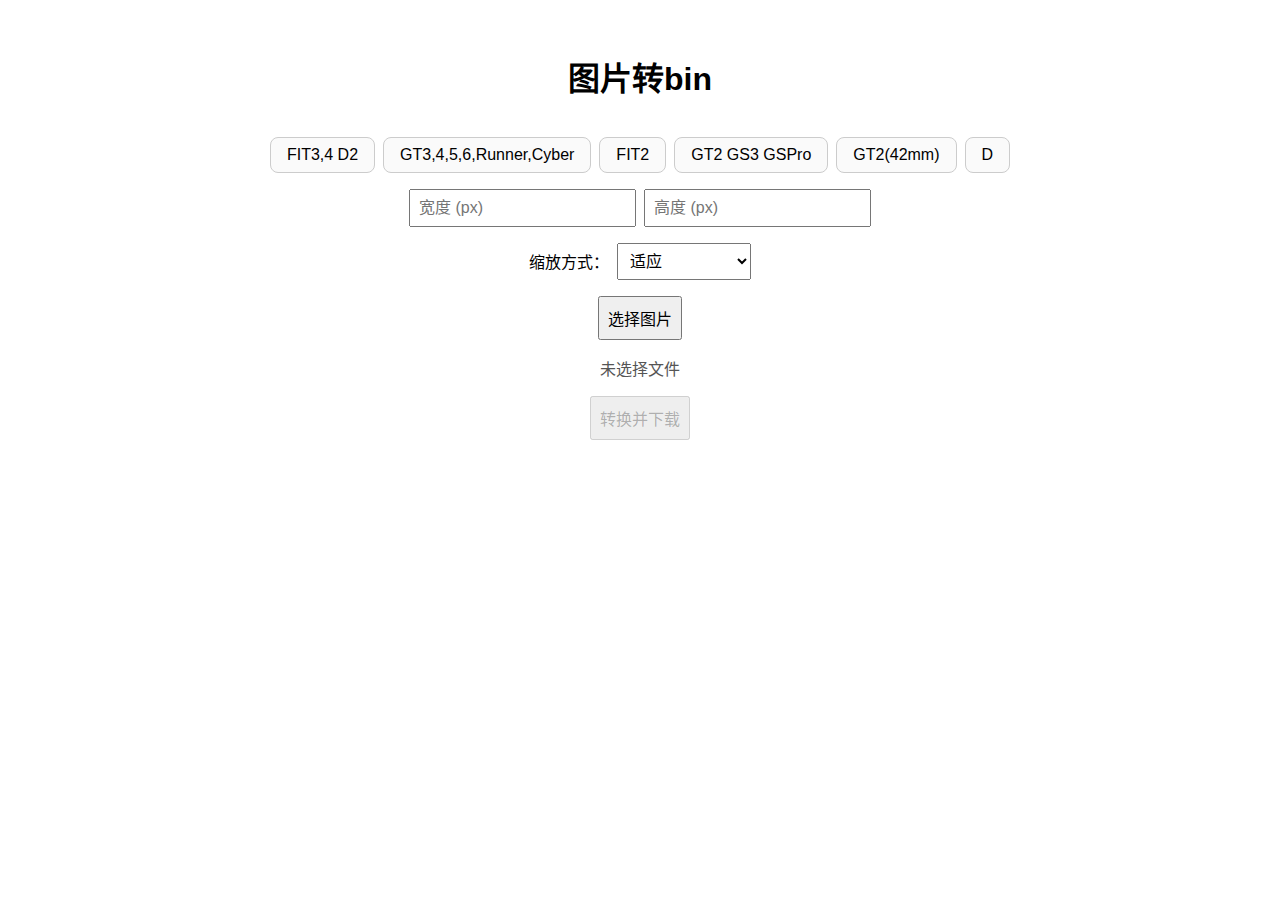
<file: hap-sign-utils-main/res/image2bin.html>
<!DOCTYPE html>
<html lang="zh-CN">

<head>
  <meta charset="UTF-8" />
  <meta name="viewport" content="width=device-width, initial-scale=1.0" />
  <title>image2bin</title>
</head>

<body>
  <h1>图片转bin</h1>

  <div class="items-wrapper">
    <div class="preset" data-w="408" data-h="480">FIT3,4 D2</div>
    <div class="preset" data-w="466" data-h="466">GT3,4,5,6,Runner,Cyber</div>
    <div class="preset" data-w="336" data-h="480">FIT2</div>
    <div class="preset" data-w="454" data-h="454">GT2 GS3 GSPro</div>
    <div class="preset" data-w="390" data-h="390">GT2(42mm)</div>
    <div class="preset" data-w="280" data-h="456">D</div>
  </div>

  <div class="items-wrapper">
    <input id="width" type="number" placeholder="宽度 (px)" />
    <input id="height" type="number" placeholder="高度 (px)" />
  </div>

  <div class="items-wrapper fitMode-wrapper">
    <label for="fitMode">缩放方式：</label>
    <select id="fitMode">
      <option value="original">不缩放</option>
      <option value="contain" selected>适应</option>
      <option value="contain-circle">适应（圆形）</option>
      <option value="fill">填充</option>
      <option value="stretch">拉伸</option>
      <option value="center">居中</option>
      <option value="repeat">平铺</option>
    </select>
  </div>

  <button id="fileCard" type="button"> 选择图片</button>
  <input id="fileInput" type="file" accept="image/*" hidden multiple />
  <div id="fileInfo">未选择文件</div>

  <button id="convertBtn" type="button" disabled>转换并下载</button>

  <div id="canvasList"></div>

  <template id="canvasTemplate">
    <canvas width="256" height="256" style="display: none;"></canvas>
  </template>


  <style>
    body {
      display: flex;
      flex-direction: column;
      align-items: center;
      gap: 1rem;
      font-family: sans-serif;
      margin: 2rem;
    }

    canvas {
      display: block;
      border: 2px solid #999;
      background: repeating-conic-gradient(#ccc 0 25%, #fff 0 50%) 50% / 1rem 1rem;
      max-width: 40rem;
    }

    #canvasList {
      display: flex;
      flex-wrap: wrap;
      gap: 1rem;
      justify-content: center;
      align-items: center;
    }

    input,
    select,
    button {
      padding: 0.5rem;
      font-size: 1rem;
    }

    .items-wrapper {
      display: flex;
      flex-wrap: wrap;
      gap: 0.5rem;
      justify-content: center;
      max-width: 100vmin;
    }

    .preset {
      border: 1px solid #ccc;
      border-radius: 8px;
      padding: 0.5rem 1rem;
      cursor: pointer;
      background: #fafafa;
      /* transition: 0.2s; */
    }

    .preset:hover {
      background: #e6f0ff;
      border-color: #66a3ff;
    }

    .fitMode-wrapper label {
      align-self: center;
    }

    #fileInfo {
      color: #555;
    }
  </style>

  <script>
    const fileCard = document.getElementById("fileCard");
    const fileInput = document.getElementById("fileInput");
    const fileInfo = document.getElementById("fileInfo");
    const fitMode = document.getElementById("fitMode");
    const convertBtn = document.getElementById("convertBtn");
    const canvasList = document.getElementById("canvasList");
    const canvasTemplate = document.getElementById("canvasTemplate");

    let items = []; // [{ imgName, img, canvas, ctx }]

    fileCard.addEventListener("click", () => fileInput.click());

    document.querySelectorAll(".preset").forEach(el => {
      el.addEventListener("click", () => {
        document.getElementById("width").value = el.dataset.w;
        document.getElementById("height").value = el.dataset.h;
      });
    });

    // 上传
    fileInput.addEventListener("change", async (e) => {
      const files = [...e.target.files];

      items = [];
      canvasList.innerHTML = "";
      fileInfo.innerHTML = "未选择文件";

      if (!files.length) return;

      fileInfo.innerHTML = "已选择：";

      for (const file of files) {
        const url = URL.createObjectURL(file);
        const img = new Image();
        img.src = url;
        await img.decode();
        URL.revokeObjectURL(img.src);

        fileInfo.innerHTML += `<br />${file.name} (${img.width}×${img.height})`;

        const node = canvasTemplate.content.cloneNode(true);
        const canvas = node.querySelector("canvas");
        const ctx = canvas.getContext("2d");

        canvasList.appendChild(node);

        items.push({
          imgName: file.name.replace(/\.[^.]+$/, ""),
          img,
          canvas,
          ctx
        });
      }

      convertBtn.disabled = false;
    });

    convertBtn.addEventListener("click", () => {
      if (!items.length) return;

      const width = parseInt(document.getElementById("width").value) || null;
      const height = parseInt(document.getElementById("height").value) || null;
      const mode = (width !== null && height !== null) ? fitMode.value : "original";

      for (const it of items) {
        const img = it.img;
        const w = width || img.width;
        const h = height || img.height;

        it.canvas.width = w;
        it.canvas.height = h;

        const ctx = it.ctx;
        ctx.clearRect(0, 0, w, h);
        drawImageFit(ctx, img, w, h, mode);
        it.canvas.style.display = "";

        saveCanvasBin(it.canvas, it.imgName);
      }
    });

    function drawImageFit(ctx, img, width, height, mode) {
      const iw = img.width;
      const ih = img.height;

      switch (mode) {
        case "fill": {
          const scale = Math.max(width / iw, height / ih);
          const sw = iw * scale;
          const sh = ih * scale;
          const x = (width - sw) / 2;
          const y = (height - sh) / 2;
          ctx.drawImage(img, x, y, sw, sh);
          break;
        }
        case "contain": {
          const scale = Math.min(width / iw, height / ih);
          const sw = iw * scale;
          const sh = ih * scale;
          const x = (width - sw) / 2;
          const y = (height - sh) / 2;
          ctx.drawImage(img, x, y, sw, sh);
          break;
        }
        case "contain-circle": {
          const r = Math.min(width, height) / 2;
          const scale = (2 * r) / Math.sqrt(iw * iw + ih * ih);
          const sw = iw * scale;
          const sh = ih * scale;
          const x = (width - sw) / 2;
          const y = (height - sh) / 2;
          ctx.drawImage(img, x, y, sw, sh);
          break;
        }
        case "stretch": {
          ctx.drawImage(img, 0, 0, width, height);
          break;
        }
        case "center": {
          ctx.drawImage(img, (width - iw) / 2, (height - ih) / 2);
          break;
        }
        case "repeat": {
          const pattern = ctx.createPattern(img, "repeat");
          ctx.fillStyle = pattern;
          ctx.fillRect(0, 0, width, height);
          break;
        }
        case "original": {
          let w = iw;
          let h = ih;
          if (w > 2048 || h > 2048) {
            const scale = Math.min(2048 / w, 2048 / h);
            w = Math.round(w * scale);
            h = Math.round(h * scale);
          }
          ctx.canvas.width = w;
          ctx.canvas.height = h;
          ctx.drawImage(img, 0, 0, w, h);
          break;
        }
      }
    }

    function saveCanvasBin(canvas, name) {
      const ctx = canvas.getContext("2d");
      const width = canvas.width;
      const height = canvas.height;
      const data = ctx.getImageData(0, 0, width, height).data;

      const headerSize = 8;
      const pixelSize = 4;
      const buffer = new ArrayBuffer(headerSize + width * height * pixelSize);
      const view = new DataView(buffer);

      // Header
      let offset = 0;
      view.setUint32(offset, 256, true); offset += 4;
      const encodedWH = (width << 0) + (height << 16);
      view.setUint32(offset, encodedWH, true); offset += 4;

      // Pixels (B, G, R, A)
      for (let i = 0; i < data.length; i += 4) {
        view.setUint8(offset++, data[i + 2]); // R
        view.setUint8(offset++, data[i + 1]); // G
        view.setUint8(offset++, data[i + 0]); // B
        view.setUint8(offset++, data[i + 3]); // A
      }

      const blob = new Blob([buffer], { type: "application/octet-stream" });
      const link = document.createElement("a");
      link.download = `${name}.bin.mp3`;
      link.href = URL.createObjectURL(blob);
      link.click();
      URL.revokeObjectURL(link.href);
    }
  </script>
</body>

</html>
</file>
<file: student_email/styles.css>
body {
    font-family: Arial, sans-serif;
    background-color: #ffc9f7;
    display: flex;
    flex-direction: column;  /* 排列方式 */
    justify-content: center; /* 主轴对齐方式 */
    align-items: center;    /* 交叉轴对齐方式 */
    margin: 0;  /* 外边距 */
}

.download {
    background-color: #ffe2fb; /* 背景色 */
    padding: 20px; /* 内边距 */
    border-radius: 10px; /* 圆角 */ 
    box-shadow: 0 0 10px rgba(0, 0, 0, 0.1); /* 阴影 */
    width: 500px;    /* 宽度 */
    margin: 50px;  /* 外边距 */
}

a {
    color: blue;
    font-size: 20px;
}

div.about {
    background-color: #ffe2fb; /* 背景色 */
    padding: 5px; /* 内边距 */
    border-radius: 10px; /* 圆角 */ 
    margin: 500px; /* 外边距 */
    width: 500px; /* 宽度 */
    text-align: center; /* 文本对齐方式 */
    
}
p.callme {
    font-size: 18px;
    font-weight: bold;
    color: cadetblue;
}

p.callme1 {
    font_size: 15px;
    font-weight: lighter;
    color : blueviolet;
}
</file>
